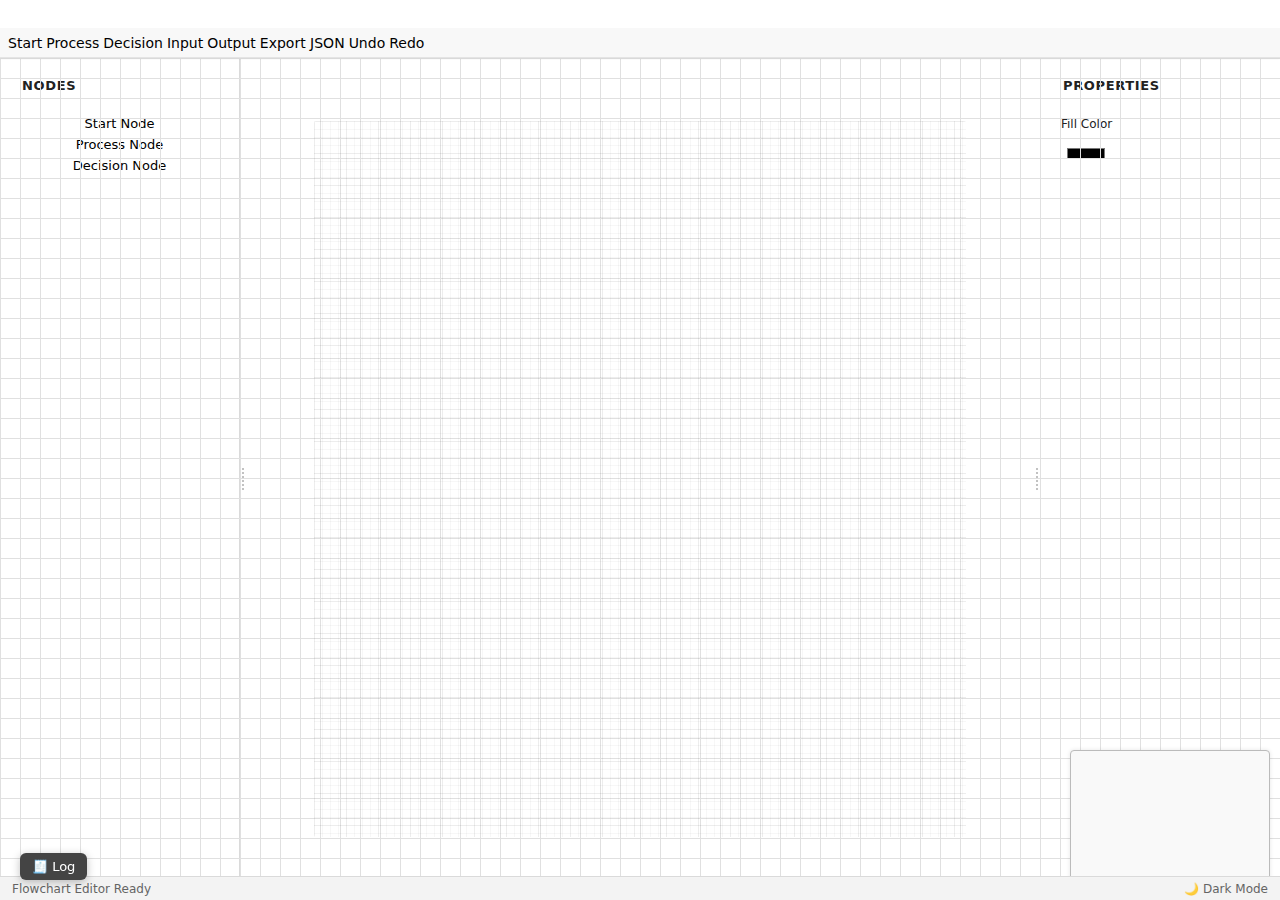
<file: index.html>
<!DOCTYPE html>
<html lang="en">
<head>
  <meta charset="UTF-8" />
  <title>Flowchart Editor</title>
  <link rel="stylesheet" href="src/styles/theme.css" />
  <link rel="stylesheet" href="src/styles/animations.css" />
  <link rel="stylesheet" href="src/styles/main.css" />
  <link rel="stylesheet" href="src/styles/layout.css" />
  <link rel="stylesheet" href="src/styles/toolbar.css" />
  <link rel="stylesheet" href="src/styles/statusbar.css" />
  <link rel="stylesheet" href="src/styles/nodes.css" />
  <link rel="stylesheet" href="src/styles/edges.css" />
  <link rel="stylesheet" href="src/styles/panels.css" />
  <link rel="stylesheet" href="src/styles/menu.css" />

</head>
<body>
  <!-- Menu Bar -->
  <div id="menubar">
  </div>

  <!-- Toolbar -->
  <div id="toolbar">
    <button data-type="start">Start</button>
    <button data-type="process">Process</button>
    <button data-type="decision">Decision</button>
    <button data-type="input">Input</button>
    <button data-type="output">Output</button>
    <button id="exportBtn">Export JSON</button>
  </div>

  <!-- Main Layout -->
  <div id="editor-container">
    <!-- Left Panel -->
    <div id="left-panel" class="panel">
      <div class="panel-header">Nodes</div>
      <div class="panel-content">
        <button data-type="start">Start Node</button>
        <button data-type="process">Process Node</button>
        <button data-type="decision">Decision Node</button>
      </div>
    </div>
  
    <!-- Left Toggle Bar -->
    <div id="left-toggle" class="panel-toggle-bar" data-target="left-panel"></div>
  
    <!-- Main Editor -->
    <div id="editor-main">
      <svg id="flowchart">
        <defs>
          <marker id="arrowhead" markerWidth="10" markerHeight="7" refX="10" refY="3.5" orient="auto">
            <polygon points="0 0, 10 3.5, 0 7" fill="#333" />
          </marker>
        </defs>
        <g id="viewport"></g>
        <g id="guides"></g>
        <g id="distance-hints"></g>
      </svg>
    </div>
  
    <!-- Right Toggle Bar -->
    <div id="right-toggle" class="panel-toggle-bar" data-target="right-panel"></div>
  
    <!-- Right Panel -->
    <div id="right-panel" class="panel">
      <div class="panel-header">Properties</div>
      <div class="panel-content">
        <label>Fill Color</label>
        <input type="color" id="nodeColorPicker" />
      </div>
    </div>
  </div>
  <!-- Status Bar -->
  <div id="statusbar">
    <span>Flowchart Editor Ready</span>
    <span id="status-theme">🌙 Dark Mode</span>
  </div>


  <script type="module" src="src/main.js"></script>
</body>
</html>
</file>
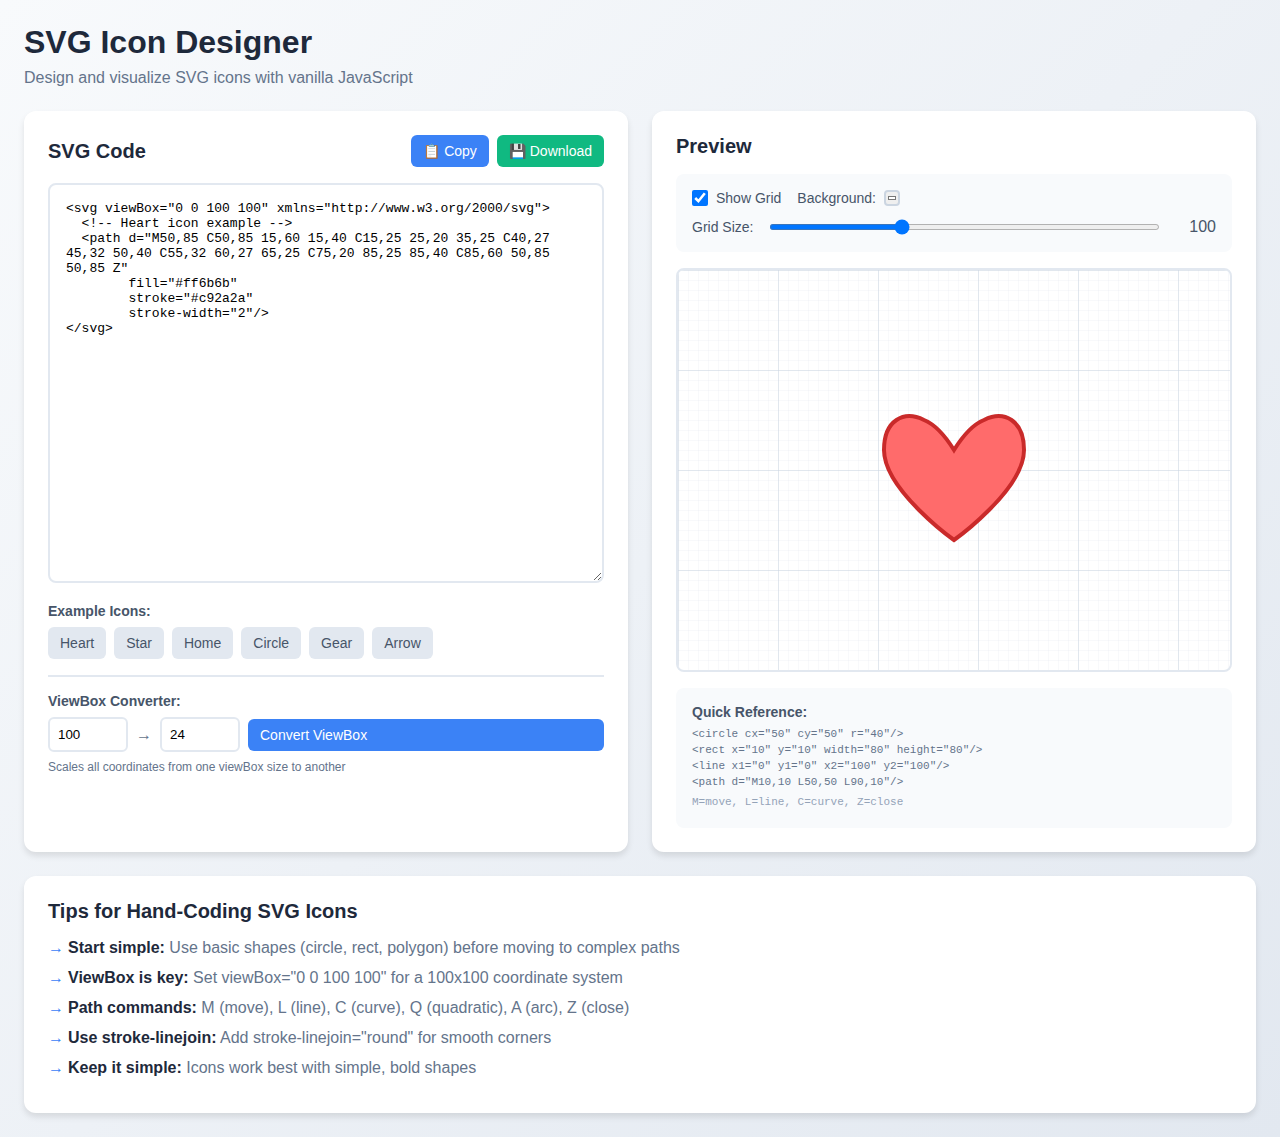
<file: svgIconDesign.html>
<!DOCTYPE html>
<html lang="en">

<head>
    <meta charset="UTF-8">
    <meta name="viewport" content="width=device-width, initial-scale=1.0">
    <title>SVG Icon Designer</title>
    <style>
        * {
            margin: 0;
            padding: 0;
            box-sizing: border-box;
        }

        body {
            font-family: -apple-system, BlinkMacSystemFont, 'Segoe UI', Roboto, sans-serif;
            background: linear-gradient(135deg, #f8fafc 0%, #e2e8f0 100%);
            min-height: 100vh;
            padding: 24px;
        }

        .container {
            max-width: 1400px;
            margin: 0 auto;
        }

        .header {
            margin-bottom: 24px;
        }

        .header h1 {
            font-size: 2rem;
            color: #1e293b;
            margin-bottom: 8px;
        }

        .header p {
            color: #64748b;
        }

        .grid {
            display: grid;
            grid-template-columns: 1fr 1fr;
            gap: 24px;
            margin-bottom: 24px;
        }

        @media (max-width: 1024px) {
            .grid {
                grid-template-columns: 1fr;
            }
        }

        .panel {
            background: white;
            border-radius: 12px;
            box-shadow: 0 4px 6px rgba(0, 0, 0, 0.1);
            padding: 24px;
        }

        .panel-header {
            display: flex;
            justify-content: space-between;
            align-items: center;
            margin-bottom: 16px;
        }

        .panel-header h2 {
            font-size: 1.25rem;
            color: #1e293b;
        }

        .btn-group {
            display: flex;
            gap: 8px;
        }

        .btn {
            padding: 8px 12px;
            border: none;
            border-radius: 6px;
            cursor: pointer;
            font-size: 14px;
            font-weight: 500;
            transition: all 0.2s;
            display: flex;
            align-items: center;
            gap: 4px;
        }

        .btn-primary {
            background: #3b82f6;
            color: white;
        }

        .btn-primary:hover {
            background: #2563eb;
        }

        .btn-success {
            background: #10b981;
            color: white;
        }

        .btn-success:hover {
            background: #059669;
        }

        .btn-secondary {
            background: #e2e8f0;
            color: #475569;
        }

        .btn-secondary:hover {
            background: #cbd5e1;
        }

        textarea {
            width: 100%;
            height: 400px;
            font-family: 'Courier New', monospace;
            font-size: 13px;
            padding: 16px;
            border: 2px solid #e2e8f0;
            border-radius: 8px;
            resize: vertical;
        }

        textarea:focus {
            outline: none;
            border-color: #3b82f6;
        }

        .examples {
            margin-top: 16px;
        }

        .examples h3 {
            font-size: 0.875rem;
            font-weight: 600;
            color: #475569;
            margin-bottom: 8px;
        }

        .example-buttons {
            display: flex;
            flex-wrap: wrap;
            gap: 8px;
        }

        .preview-controls {
            margin-bottom: 16px;
            padding: 16px;
            background: #f8fafc;
            border-radius: 8px;
        }

        .control-group {
            display: flex;
            align-items: center;
            gap: 16px;
            margin-bottom: 12px;
        }

        .control-group:last-child {
            margin-bottom: 0;
        }

        .checkbox-label {
            display: flex;
            align-items: center;
            gap: 8px;
            cursor: pointer;
        }

        .checkbox-label input {
            width: 16px;
            height: 16px;
            cursor: pointer;
        }

        .color-input {
            width: 32px;
            height: 32px;
            border: 2px solid #cbd5e1;
            border-radius: 4px;
            cursor: pointer;
        }

        .slider-group {
            display: flex;
            align-items: center;
            gap: 8px;
            flex: 1;
        }

        .slider {
            flex: 1;
            height: 6px;
            border-radius: 3px;
            background: #e2e8f0;
            outline: none;
        }

        .slider-value {
            min-width: 48px;
            text-align: right;
            font-weight: 500;
            color: #475569;
        }

        .preview-container {
            position: relative;
            border: 2px solid #e2e8f0;
            border-radius: 8px;
            overflow: hidden;
            min-height: 400px;
        }

        .preview-content {
            position: relative;
            padding: 32px;
            display: flex;
            align-items: center;
            justify-content: center;
            min-height: 400px;
        }

        .preview-svg {
            transition: all 0.3s;
        }

        .grid-svg {
            position: absolute;
            inset: 0;
            width: 100%;
            height: 100%;
            pointer-events: none;
        }

        .reference {
            margin-top: 16px;
            padding: 16px;
            background: #f8fafc;
            border-radius: 8px;
        }

        .reference h3 {
            font-size: 0.875rem;
            font-weight: 600;
            color: #475569;
            margin-bottom: 8px;
        }

        .reference code {
            display: block;
            font-family: 'Courier New', monospace;
            font-size: 11px;
            color: #64748b;
            margin-bottom: 4px;
        }

        .tips {
            background: white;
            border-radius: 12px;
            box-shadow: 0 4px 6px rgba(0, 0, 0, 0.1);
            padding: 24px;
        }

        .tips h2 {
            font-size: 1.25rem;
            color: #1e293b;
            margin-bottom: 16px;
        }

        .tips ul {
            list-style: none;
        }

        .tips li {
            color: #64748b;
            margin-bottom: 12px;
            padding-left: 20px;
            position: relative;
        }

        .tips li:before {
            content: "→";
            position: absolute;
            left: 0;
            color: #3b82f6;
            font-weight: bold;
        }

        .tips strong {
            color: #1e293b;
        }

        label {
            font-size: 0.875rem;
            color: #475569;
        }
    </style>
</head>

<body>
    <div class="container">
        <div class="header">
            <h1>SVG Icon Designer</h1>
            <p>Design and visualize SVG icons with vanilla JavaScript</p>
        </div>

        <div class="grid">
            <!-- Editor Panel -->
            <div class="panel">
                <div class="panel-header">
                    <h2>SVG Code</h2>
                    <div class="btn-group">
                        <button class="btn btn-primary" onclick="copySvg()" title="Copy to clipboard">
                            📋 Copy
                        </button>
                        <button class="btn btn-success" onclick="downloadSvg()" title="Download SVG">
                            💾 Download
                        </button>
                    </div>
                </div>

                <textarea id="svgCode" spellcheck="false"></textarea>

                <div class="examples">
                    <h3>Example Icons:</h3>
                    <div class="example-buttons">
                        <button class="btn btn-secondary" onclick="loadExample('heart')">Heart</button>
                        <button class="btn btn-secondary" onclick="loadExample('star')">Star</button>
                        <button class="btn btn-secondary" onclick="loadExample('home')">Home</button>
                        <button class="btn btn-secondary" onclick="loadExample('circle')">Circle</button>
                        <button class="btn btn-secondary" onclick="loadExample('gear')">Gear</button>
                        <button class="btn btn-secondary" onclick="loadExample('arrow')">Arrow</button>
                    </div>
                </div>

                <div class="examples" style="margin-top: 16px; padding-top: 16px; border-top: 2px solid #e2e8f0;">
                    <h3>ViewBox Converter:</h3>
                    <div style="display: flex; gap: 8px; align-items: center; margin-top: 8px;">
                        <input type="number" id="fromSize" placeholder="From" value="100"
                            style="width: 80px; padding: 8px; border: 2px solid #e2e8f0; border-radius: 6px;">
                        <span style="color: #64748b;">→</span>
                        <input type="number" id="toSize" placeholder="To" value="24"
                            style="width: 80px; padding: 8px; border: 2px solid #e2e8f0; border-radius: 6px;">
                        <button class="btn btn-primary" onclick="convertViewBox()" style="flex: 1;">Convert
                            ViewBox</button>
                    </div>
                    <p style="font-size: 0.75rem; color: #64748b; margin-top: 8px;">Scales all coordinates from one
                        viewBox size to another</p>
                </div>
            </div>

            <!-- Preview Panel -->
            <div class="panel">
                <div class="panel-header">
                    <h2>Preview</h2>
                </div>

                <div class="preview-controls">
                    <div class="control-group">
                        <label class="checkbox-label">
                            <input type="checkbox" id="showGrid" checked onchange="updatePreview()">
                            <span>Show Grid</span>
                        </label>

                        <label class="checkbox-label">
                            <span>Background:</span>
                            <input type="color" id="bgColor" value="#ffffff" class="color-input"
                                onchange="updatePreview()">
                        </label>
                    </div>

                    <div class="control-group">
                        <label>Grid Size:</label>
                        <div class="slider-group">
                            <input type="range" id="gridSize" min="50" max="200" value="100" class="slider"
                                oninput="updatePreview()">
                            <span class="slider-value" id="gridSizeValue">100</span>
                        </div>
                    </div>
                </div>

                <div class="preview-container" id="previewContainer">
                    <svg class="grid-svg" id="gridSvg"></svg>
                    <div class="preview-content">
                        <div class="preview-svg" id="previewSvg"></div>
                    </div>
                </div>

                <div class="reference">
                    <h3>Quick Reference:</h3>
                    <code>&lt;circle cx="50" cy="50" r="40"/&gt;</code>
                    <code>&lt;rect x="10" y="10" width="80" height="80"/&gt;</code>
                    <code>&lt;line x1="0" y1="0" x2="100" y2="100"/&gt;</code>
                    <code>&lt;path d="M10,10 L50,50 L90,10"/&gt;</code>
                    <code style="color: #94a3b8; margin-top: 8px;">M=move, L=line, C=curve, Z=close</code>
                </div>
            </div>
        </div>

        <div class="tips">
            <h2>Tips for Hand-Coding SVG Icons</h2>
            <ul>
                <li><strong>Start simple:</strong> Use basic shapes (circle, rect, polygon) before moving to complex
                    paths</li>
                <li><strong>ViewBox is key:</strong> Set viewBox="0 0 100 100" for a 100x100 coordinate system</li>
                <li><strong>Path commands:</strong> M (move), L (line), C (curve), Q (quadratic), A (arc), Z (close)
                </li>
                <li><strong>Use stroke-linejoin:</strong> Add stroke-linejoin="round" for smooth corners</li>
                <li><strong>Keep it simple:</strong> Icons work best with simple, bold shapes</li>
            </ul>
        </div>
    </div>

    <script>
        const examples = {
            heart: `<svg viewBox="0 0 100 100" xmlns="http://www.w3.org/2000/svg">
  <!-- Heart icon example -->
  <path d="M50,85 C50,85 15,60 15,40 C15,25 25,20 35,25 C40,27 45,32 50,40 C55,32 60,27 65,25 C75,20 85,25 85,40 C85,60 50,85 50,85 Z" 
        fill="#ff6b6b" 
        stroke="#c92a2a" 
        stroke-width="2"/>
</svg>`,
            star: `<svg viewBox="0 0 100 100" xmlns="http://www.w3.org/2000/svg">
  <polygon points="50,10 61,35 88,35 66,52 73,77 50,61 27,77 34,52 12,35 39,35" 
           fill="#ffd43b" stroke="#fab005" stroke-width="2"/>
</svg>`,
            home: `<svg viewBox="0 0 100 100" xmlns="http://www.w3.org/2000/svg">
  <path d="M10,50 L50,15 L90,50 L90,85 L60,85 L60,60 L40,60 L40,85 L10,85 Z" 
        fill="#4dabf7" stroke="#1971c2" stroke-width="2"/>
  <rect x="65" y="30" width="15" height="15" fill="#1971c2"/>
</svg>`,
            circle: `<svg viewBox="0 0 100 100" xmlns="http://www.w3.org/2000/svg">
  <circle cx="50" cy="50" r="35" fill="#51cf66" stroke="#2f9e44" stroke-width="3"/>
  <circle cx="50" cy="50" r="20" fill="#2f9e44"/>
</svg>`,
            gear: `<svg viewBox="0 0 100 100" xmlns="http://www.w3.org/2000/svg">
  <path d="M50,20 L55,35 L70,35 L58,45 L63,60 L50,50 L37,60 L42,45 L30,35 L45,35 Z" 
        fill="#868e96" stroke="#495057" stroke-width="2"/>
  <circle cx="50" cy="50" r="15" fill="#868e96" stroke="#495057" stroke-width="2"/>
  <circle cx="50" cy="50" r="8" fill="#ffffff"/>
</svg>`,
            arrow: `<svg viewBox="0 0 100 100" xmlns="http://www.w3.org/2000/svg">
  <path d="M20,50 L70,50 L70,30 L90,50 L70,70 L70,50" 
        fill="#9775fa" stroke="#7048e8" stroke-width="2" stroke-linejoin="round"/>
</svg>`
        };

        // Initialize
        document.getElementById('svgCode').value = examples.heart;
        updatePreview();

        // Event listener for textarea
        document.getElementById('svgCode').addEventListener('input', updatePreview);

        function updatePreview() {
            const svgCode = document.getElementById('svgCode').value;
            const showGrid = document.getElementById('showGrid').checked;
            const bgColor = document.getElementById('bgColor').value;
            const gridSize = parseInt(document.getElementById('gridSize').value);

            // Update grid size display
            document.getElementById('gridSizeValue').textContent = gridSize;

            // Update background color
            document.getElementById('previewContainer').style.backgroundColor = bgColor;

            // Update preview SVG
            const previewSvg = document.getElementById('previewSvg');
            previewSvg.innerHTML = svgCode;
            previewSvg.style.width = (gridSize * 2) + 'px';
            previewSvg.style.height = (gridSize * 2) + 'px';

            // Update grid
            const gridSvg = document.getElementById('gridSvg');
            if (showGrid) {
                gridSvg.style.display = 'block';
                const smallGrid = gridSize / 10;
                const gridHtml = '<defs>' +
                    '<pattern id="grid" width="' + smallGrid + '" height="' + smallGrid + '" patternUnits="userSpaceOnUse">' +
                    '<path d="M ' + smallGrid + ' 0 L 0 0 0 ' + smallGrid + '" fill="none" stroke="#e2e8f0" stroke-width="0.5"/>' +
                    '</pattern>' +
                    '<pattern id="gridMajor" width="' + gridSize + '" height="' + gridSize + '" patternUnits="userSpaceOnUse">' +
                    '<rect width="' + gridSize + '" height="' + gridSize + '" fill="url(#grid)"/>' +
                    '<path d="M ' + gridSize + ' 0 L 0 0 0 ' + gridSize + '" fill="none" stroke="#cbd5e1" stroke-width="1"/>' +
                    '</pattern>' +
                    '</defs>' +
                    '<rect width="100%" height="100%" fill="url(#gridMajor)" />';
                gridSvg.innerHTML = gridHtml;
            } else {
                gridSvg.style.display = 'none';
            }
        }

        function loadExample(key) {
            document.getElementById('svgCode').value = examples[key];
            updatePreview();
        }

        function copySvg() {
            const svgCode = document.getElementById('svgCode').value;
            navigator.clipboard.writeText(svgCode).then(() => {
                alert('SVG code copied to clipboard!');
            });
        }

        function downloadSvg() {
            const svgCode = document.getElementById('svgCode').value;
            const blob = new Blob([svgCode], { type: 'image/svg+xml' });
            const url = URL.createObjectURL(blob);
            const a = document.createElement('a');
            a.href = url;
            a.download = 'icon.svg';
            a.click();
            URL.revokeObjectURL(url);
        }

        function convertViewBox() {
            const fromSize = parseFloat(document.getElementById('fromSize').value);
            const toSize = parseFloat(document.getElementById('toSize').value);

            if (!fromSize || !toSize || fromSize <= 0 || toSize <= 0) {
                alert('Please enter valid sizes');
                return;
            }

            const scale = toSize / fromSize;
            let svgCode = document.getElementById('svgCode').value;

            // Function to scale a number and format it nicely
            function scaleNum(num) {
                const scaled = parseFloat(num) * scale;
                const rounded = Math.round(scaled * 100) / 100;
                return rounded.toString().replace(/\.0+$/, '');
            }

            // Convert viewBox attribute
            svgCode = svgCode.replace(
                /viewBox="[^"]*"/g,
                'viewBox="0 0 ' + toSize + ' ' + toSize + '"'
            );

            // Scale all numeric values in common attributes (one at a time)
            svgCode = svgCode.replace(/cx="([^"]*)"/g, function (m, n) { return 'cx="' + scaleNum(n) + '"'; });
            svgCode = svgCode.replace(/cy="([^"]*)"/g, function (m, n) { return 'cy="' + scaleNum(n) + '"'; });
            svgCode = svgCode.replace(/r="([^"]*)"/g, function (m, n) { return 'r="' + scaleNum(n) + '"'; });
            svgCode = svgCode.replace(/rx="([^"]*)"/g, function (m, n) { return 'rx="' + scaleNum(n) + '"'; });
            svgCode = svgCode.replace(/ry="([^"]*)"/g, function (m, n) { return 'ry="' + scaleNum(n) + '"'; });

            // Scale x, y, width, height (be careful with attribute names)
            svgCode = svgCode.replace(/\sx="([^"]*)"/g, function (m, n) { return ' x="' + scaleNum(n) + '"'; });
            svgCode = svgCode.replace(/\sy="([^"]*)"/g, function (m, n) { return ' y="' + scaleNum(n) + '"'; });
            svgCode = svgCode.replace(/x1="([^"]*)"/g, function (m, n) { return 'x1="' + scaleNum(n) + '"'; });
            svgCode = svgCode.replace(/y1="([^"]*)"/g, function (m, n) { return 'y1="' + scaleNum(n) + '"'; });
            svgCode = svgCode.replace(/x2="([^"]*)"/g, function (m, n) { return 'x2="' + scaleNum(n) + '"'; });
            svgCode = svgCode.replace(/y2="([^"]*)"/g, function (m, n) { return 'y2="' + scaleNum(n) + '"'; });
            svgCode = svgCode.replace(/width="([^"]*)"/g, function (m, n) { return 'width="' + scaleNum(n) + '"'; });
            svgCode = svgCode.replace(/height="([^"]*)"/g, function (m, n) { return 'height="' + scaleNum(n) + '"'; });
            svgCode = svgCode.replace(/stroke-width="([^"]*)"/g, function (m, n) { return 'stroke-width="' + scaleNum(n) + '"'; });

            // Scale path data (d attribute) - all numbers
            svgCode = svgCode.replace(/d="([^"]*)"/g, function (match, pathData) {
                const scaledPath = pathData.replace(/-?\d+\.?\d*/g, function (num) {
                    return scaleNum(num);
                });
                return 'd="' + scaledPath + '"';
            });

            // Scale points attribute (for polygons and polylines)
            svgCode = svgCode.replace(/points="([^"]*)"/g, function (match, points) {
                const scaledPoints = points.replace(/-?\d+\.?\d*/g, function (num) {
                    return scaleNum(num);
                });
                return 'points="' + scaledPoints + '"';
            });

            document.getElementById('svgCode').value = svgCode;
            updatePreview();
            alert('Converted from ' + fromSize + 'x' + fromSize + ' to ' + toSize + 'x' + toSize + '!');
        }
    </script>
</body>

</html>
</file>
<file: src/styles/theme.css>
/* ===========================================
🎨 THEME SYSTEM — Flowchart Editor
=========================================== */

:root {
  --font-ui: "Segoe UI", system-ui, sans-serif;
  --splitter-hover: #52a5f6;
  --grip-dot: #999;
  --grip-dot-hover: #ccc;
  --grip-line-hover: #52a5f6;
  --grid-line-fine: rgba(0, 0, 0, 0.03);
  --grid-line-main: rgba(0, 0, 0, 0.04);
  --grid-fine-size: 8px;
  --grid-main-size: 32px;
}

/* -----------------------------
🌤️ Light Theme
----------------------------- */
body.light {
  --bg-workbench: #f8f8f8;
  --bg-editor: #ffffff;
  --bg-panel: #f2f2f2;
  --bg-statusbar: #f3f3f3;
  --border-splitter: #dadada;
  --grid-line: #e5e5e5;
  --text-subtle: #444;
  --line-dark: #ccc;
  --canvas-shadow: 0 2px 8px rgba(0, 0, 0, 0.08);
  background: var(--bg-workbench);
  color: var(--text-subtle);
}

/* -----------------------------
🌙 Dark Theme
----------------------------- */
body.dark {
  --bg-workbench: #1e1e1e;
  --bg-editor: #252526;
  --bg-panel: #2d2d2d;
  --bg-statusbar: #252526;
  --border-splitter: #333;
  --grid-line: #3a3a3a;
  --text-subtle: #ccc;
  --line-dark: #333;
  --grip-dot: #777;
  --grip-dot-hover: #aaa;
  --canvas-shadow: 0 2px 8px rgba(0, 0, 0, 0.3);
  background: var(--bg-workbench);
  color: var(--text-subtle);
}

/* Smooth transition */
body {
  font-family: var(--font-ui);
  transition: background-color 0.3s ease, color 0.3s ease;
}
</file>
<file: src/styles/animations.css>
@keyframes fadeIn {
  from {
    opacity: 0;
  }
  to {
    opacity: 1;
  }
}

@keyframes slideDown {
  from {
    transform: translateY(-10px);
    opacity: 0;
  }
  to {
    transform: translateY(0);
    opacity: 1;
  }
}

@keyframes slideUp {
  from {
    transform: translateY(10px);
    opacity: 0;
  }
  to {
    transform: translateY(0);
    opacity: 1;
  }
}

@keyframes pulse {
  0%,
  100% {
    opacity: 1;
  }
  50% {
    opacity: 0.5;
  }
}

@keyframes spin {
  from {
    transform: rotate(0deg);
  }
  to {
    transform: rotate(360deg);
  }
}

.fade-in {
  animation: fadeIn var(--transition-base);
}

.slide-down {
  animation: slideDown var(--transition-base);
}

.slide-up {
  animation: slideUp var(--transition-base);
}

.pulse {
  animation: pulse 1.5s ease-in-out infinite;
}

.spin {
  animation: spin 1s linear infinite;
}

/* Transition utilities */
.transition-all {
  transition: all var(--transition-base);
}

.transition-transform {
  transition: transform var(--transition-base);
}

.transition-opacity {
  transition: opacity var(--transition-base);
}
</file>
<file: src/styles/layout.css>
/* ========================================
🪟 Panels + Editor Layout
======================================== */

body {
  display: flex;
  flex-direction: column;
  height: 100vh;
  background: var(--bg-workbench);
  font-family: var(--font-ui);
}

/* ===============================
📐 VS Code-style Grid Layout
=============================== */
#editor-container {
  display: grid;
  grid-template-columns: 240px 6px 1fr 6px 240px;
  grid-template-rows: 1fr;
  height: calc(100vh - 60px);
  background: var(--bg-workbench);
  transition: grid-template-columns 0.35s cubic-bezier(0.25, 0.1, 0.25, 1),
    background 0.3s ease;
}

/* Collapsing behavior */
#editor-container.left-collapsed {
  grid-template-columns: 0px 6px 1fr 6px 240px;
}

#editor-container.right-collapsed {
  grid-template-columns: 240px 6px 1fr 6px 0px;
}

#editor-container.both-collapsed {
  grid-template-columns: 0px 6px 1fr 6px 0px;
}

/* ===============================
🎨 Panels (Left + Right)
=============================== */
.panel {
  background: var(--bg-panel, #f2f2f2);
  color: var(--text-main, #222);
  overflow: hidden;
  display: flex;
  flex-direction: column;
  transition: background 0.3s ease, width 0.3s ease;
}

#left-panel {
  border-right: 1px solid var(--border-splitter, #dadada);
}

#right-panel {
  border-left: 1px solid var(--border-splitter, #dadada);
}

/* Header (title area of panels) */
.panel-header {
  padding: 8px 12px;
  font-size: 13px;
  text-transform: uppercase;
  letter-spacing: 0.05em;
  color: var(--text-subtle, #777);
  border-bottom: 1px solid var(--border-splitter, #dadada);
  background: rgba(255, 255, 255, 0.6);
  font-weight: 500;
}

/* Panel inner content */
.panel-content {
  flex: 1;
  overflow-y: auto;
  padding: 10px;
  font-size: 13px;
  line-height: 1.4;
}

/* ===============================
🎨 Editor Area (Main Canvas)
=============================== */
#editor-main {
  position: relative;
  display: flex;
  justify-content: center;
  align-items: center;
  padding: 32px 40px;
  background: var(--bg-workbench);
  box-sizing: border-box;
  transition: all 0.35s cubic-bezier(0.25, 0.1, 0.25, 1);
}
#editor-main::after {
  content: "";
  position: absolute;
  inset: 0;
  pointer-events: none;
  background: radial-gradient(
    circle at center,
    transparent 60%,
    var(--bg-workbench) 100%
  );
  opacity: 0.4;
}

/* SVG grid canvas */
#flowchart {
  width: 92%;
  height: 92%;
  border-radius: 2px;
  border: 1px solid var(--border-splitter);
  box-shadow: var(--canvas-shadow);
  --fine-opacity: 1;
  --main-opacity: 1;
  background-color: var(--bg-editor);

  background-image: linear-gradient(
      to right,
      rgba(0, 0, 0, calc(var(--fine-opacity) * 0.03)) 1px,
      transparent 1px
    ),
    linear-gradient(
      to bottom,
      rgba(0, 0, 0, calc(var(--fine-opacity) * 0.03)) 1px,
      transparent 1px
    ),
    linear-gradient(
      to right,
      rgba(0, 0, 0, calc(var(--main-opacity) * 0.04)) 1px,
      transparent 1px
    ),
    linear-gradient(
      to bottom,
      rgba(0, 0, 0, calc(var(--main-opacity) * 0.04)) 1px,
      transparent 1px
    );

  background-size: var(--grid-fine-size) var(--grid-fine-size),
    var(--grid-fine-size) var(--grid-fine-size),
    var(--grid-main-size) var(--grid-main-size),
    var(--grid-main-size) var(--grid-main-size);

  background-position: 0 0, 0 0, 0 0, 0 0;
  background-repeat: repeat;
  box-shadow: 0 2px 8px rgba(0, 0, 0, 0.08), 0 0 0 10px var(--bg-workbench);
}
</file>
<file: src/styles/toolbar.css>
/* ====================================== */
/* 🧭 Toolbar — Draw.io / VSCode Hybrid */
/* ====================================== */

#toolbar {
  display: flex;
  align-items: center;
  gap: 4px;
  padding: 3px 8px;
  height: 30px; /* 🔹 draw.io style height */
  background: var(--bg-toolbar, #f8f8f8);
  border-bottom: 1px solid rgba(0, 0, 0, 0.08);
  box-shadow: 0 1px 2px rgba(0, 0, 0, 0.05);
  user-select: none;
  position: relative;
  z-index: 10;
}

.toolbar-btn {
  display: flex;
  align-items: center;
  justify-content: center;
  width: 28px;
  height: 28px;
  border: none;
  background: transparent;
  border-radius: 4px;
  transition: background 0.15s ease;
  cursor: pointer;
}

.toolbar-btn .icon {
  width: 16px;
  height: 16px;
  stroke: var(--toolbar-icon-default, #555);
  transition: fill 0.15s ease;
}

.toolbar-btn:hover {
  background: rgba(0, 120, 215, 0.1);
}

.toolbar-btn:hover .icon {
  stroke: var(--toolbar-icon-hover, #0078d7);
}

.toolbar-separator {
  width: 1px;
  height: 18px;
  background: #ccc;
  opacity: 0.5;
  margin: 0 3px;
}
</file>
<file: src/styles/statusbar.css>
/* ========================================
📊 Status Bar (bottom)
======================================== */
#statusbar {
    position: fixed;
    bottom: 0;
    left: 0;
    right: 0;
    height: 24px;
    background: var(--bg-status);
    color: white;
    font-family: var(--font-ui);
    font-size: 12px;
    display: flex;
    align-items: center;
    justify-content: space-between;
    padding: 0 12px;
    box-shadow: inset 0 1px rgba(255, 255, 255, 0.1);
    z-index: 100;
}

#statusbar span {
    opacity: 0.9;
}

/* ===============================
🎚️ Status Bar
=============================== */
#statusbar {
    background: var(--bg-statusbar, #f3f3f3);
    border-top: 1px solid var(--border-splitter, #dadada);
    color: var(--text-subtle, #555);
}

body.dark #statusbar {
    background: var(--bg-statusbar-dark, #252526);
    color: #ccc;
    border-top: 1px solid #333;
}
</file>
<file: src/styles/nodes.css>
/* =======================================================
🧩 Nodes
======================================================= */
.node { cursor: move; transition: transform 0.1s ease-out; }

.node rect {
  stroke: #333;
  stroke-width: 1.5;
  rx: 8;
  ry: 8;
  cursor: grab;
  transition: all 0.12s ease-out;
}

.node:hover rect {
  stroke: var(--accent-blue);
}

.node text {
  pointer-events: none;
  font-size: 12px;
  dominant-baseline: middle;
  text-anchor: middle;
}

/* Ports */
.port {
  fill: #333;
  stroke: #000;
  stroke-width: 1;
  cursor: crosshair;
  opacity: 0;
  transition: opacity 0.2s;
}
.node:hover .port { opacity: 1; }

/* Selected Node */
.node-rect.selected,
.node-rect.multi-selected {
  stroke: var(--accent-orange);
  stroke-width: 2.5;
}

/* Selection box */
.selection-rect,
.select-box {
  fill: rgba(0, 128, 255, 0.18);
  stroke: var(--accent-blue);
  stroke-width: 1.5;
  stroke-dasharray: 4 2;
  pointer-events: none;
}
</file>
<file: src/styles/edges.css>
/* =======================================================
🧵 Edges and Guides
======================================================= */
.edge {
  stroke: var(--edge-stroke);
  stroke-width: 2;
  fill: none;
  pointer-events: stroke;
  transition: stroke 0.15s ease, stroke-width 0.15s ease;
}
.edge:hover {
  stroke: var(--accent-blue);
  stroke-width: 3;
}
.edge.selected {
  stroke: var(--accent-orange);
  stroke-width: 3;
  filter: drop-shadow(0 0 4px rgba(255, 136, 0, 0.6));
}

/* Edge Tooltip */
.edge-tooltip {
  position: fixed;
  background: rgba(0, 0, 0, 0.8);
  color: #fff;
  font-family: monospace;
  font-size: 12px;
  padding: 4px 8px;
  border-radius: 4px;
  pointer-events: none;
  opacity: 0;
  z-index: 10000;
  transition: opacity 0.15s ease;
}

/* Alignment Guides */
.guide-line {
  stroke: #00aaff;
  stroke-width: 1.5;
  stroke-dasharray: 4 2;
  opacity: 0;
  transition: opacity 0.15s ease;
}
.guide-line.visible { opacity: 1; }

/* Distance labels */
.distance-label {
  fill: #007bff;
  font-size: 12px;
  pointer-events: none;
  opacity: 0;
  transition: opacity 0.2s ease;
}
.distance-label.visible { opacity: 1; }
.distance-line {
  stroke: #007bff;
  stroke-width: 1;
  stroke-dasharray: 2 2;
  opacity: 0.6;
}

/* Edge highlight when selected */
.edge.edge-highlight {
  stroke: #ff9800;
  stroke-width: 3;
  filter: drop-shadow(0 0 4px rgba(255, 165, 0, 0.8));
}
</file>
<file: src/styles/panels.css>
/* =======================================================
🪟 Panels (Left/Right/Bottom)
======================================================= */
.panel {
  background: var(--bg-panel);
  border: 1px solid var(--line-light);
  padding: 10px;
  overflow-y: auto;
  box-shadow: var(--shadow-soft);
  transition: all 0.3s ease;
  font-size: 13px;
}

.panel.collapsed {
  width: 0 !important;
  opacity: 0;
  padding: 0;
  overflow: hidden;
  border: none;
}

.panel-header {
  font-weight: 600;
  font-size: 13px;
  color: var(--text-muted);
  text-transform: uppercase;
  margin-bottom: 6px;
  border-bottom: 1px solid var(--line-light);
  padding-bottom: 4px;
}

.panel-content {
  display: flex;
  flex-direction: column;
  gap: 6px;
}

.panel-section {
  margin-bottom: 10px;
  padding-bottom: 6px;
  border-bottom: 1px dashed var(--line-light);
}

.panel input[type="color"],
.panel input[type="text"],
.panel select {
  padding: 4px;
  border: 1px solid var(--line-medium);
  border-radius: 4px;
  font-size: 12px;
  background: var(--bg-menu);
  color: var(--text-main);
}

.panel label {
  font-size: 12px;
  color: var(--text-muted);
  margin-bottom: 2px;
}

.panel-fade-in {
  animation: panelFadeIn 0.3s ease-out forwards;
}
@keyframes panelFadeIn {
  from { opacity: 0; transform: translateY(-4px); }
  to { opacity: 1; transform: translateY(0); }
}

.panel-toggle {
  font-size: 14px;
  width: 26px;
  height: 26px;
  line-height: 1;
  display: flex;
  align-items: center;
  justify-content: center;
  background: var(--bg-menu);
  border: 1px solid var(--line-medium);
  border-radius: 6px;
  color: var(--text-main);
  cursor: pointer;
  transition: all 0.2s ease;
}

.panel-toggle:hover {
  background: var(--accent-blue);
  color: white;
}

/* === Toggle Bars (between editor and panels) === */

.panel-toggle-bar {
  width: 6px;
  background: var(--bg-workbench);
  position: relative;
  cursor: ew-resize;
  transition: background 0.25s ease;
}

.panel-toggle-bar::after {
  content: "";
  position: absolute;
  top: 50%;
  left: 50%;
  transform: translate(-50%, -50%);
  width: 4px;
  height: 24px;
  background-image: radial-gradient(var(--grip-dot) 1px, transparent 1px);
  background-size: 4px 4px;
  opacity: 0.6;
  transition: opacity 0.2s ease, background-color 0.2s ease;
}

.panel-toggle-bar:hover {
  background: var(--bg-panel);
}

.panel-toggle-bar:hover::after {
  opacity: 1;
  background-image: radial-gradient(var(--grip-dot-hover) 1px, transparent 1px);
}

.panel-toggle-bar.hover-line::before {
  /* optional hover indicator */
  content: "";
  position: absolute;
  left: 0;
  top: 0;
  width: 100%;
  height: 100%;
  border-left: 2px solid var(--grip-line-hover);
  opacity: 0;
  transition: opacity 0.25s ease;
}

.panel-toggle-bar:hover.hover-line::before {
  opacity: 1;
}
</file>
<file: src/styles/menu.css>
/* ========================================
🧭 VS Code–like Horizontal Menu Bar
======================================== */
#menubar {
  display: flex;
  align-items: center;
  background: var(--bg-toolbar);
  border-bottom: 1px solid var(--line-slim);
  color: var(--text-main);
  user-select: none;
  height: 28px;
  line-height: 28px;
  font-size: 13px;
  padding: 0 8px;
  font-family: var(--font-ui);
  box-shadow: var(--canvas-shadow);
  z-index: 100;
}

.menu-item {
  position: relative;
  padding: 0 12px;
  cursor: default;
  height: 100%;
  display: flex;
  align-items: center;
}

.menu-item:hover {
  background: rgba(255, 255, 255, 0.08);
}

.menu-dropdown {
  display: none;
  position: absolute;
  top: 100%;
  left: 0;
  background: var(--bg-panel);
  border: 1px solid var(--line-slim);
  box-shadow: var(--canvas-shadow);
  min-width: 160px;
  flex-direction: column;
  font-size: 13px;
}

.menu-item.open>.menu-dropdown {
  display: flex;
}

.menu-dropdown div {
  padding: 6px 12px;
  cursor: pointer;
}

.menu-dropdown div:hover {
  background: var(--accent-blue);
  color: #fff;
}

.menu-separator {
  border-top: 1px solid var(--line-slim);
  margin: 4px 0;
}

/* Submenu (Theme) */
.submenu {
  position: relative;
  padding-right: 16px;
}

.submenu::after {
  content: "▶";
  position: absolute;
  right: 8px;
  opacity: 0.6;
}

.submenu-dropdown {
  display: none;
  position: absolute;
  top: 0;
  left: 100%;
  min-width: 140px;
  background: var(--bg-panel);
  border: 1px solid var(--line-slim);
  box-shadow: var(--canvas-shadow);
  z-index: 250;
}

.submenu:hover>.submenu-dropdown {
  display: flex;
  flex-direction: column;
}
</file>
<file: src/styles/main.css>
@import "./base/reset.css";
@import "./base/variables.css";
@import "./base/theme.css";

@import "./layout/app-layout.css";
@import "./layout/left-panel.css";
@import "./layout/right-panel.css";

@import "./components/nodes.css";
@import "./components/edges.css";
@import "./components/panels.css";
@import "./components/toolbar.css";
@import "./components/menu.css";
@import "./components/statusbar.css";

@import "./animations.css";
@import "./dialogs.css";
@import "./overlays.css";

/* Scrollbar styling */
::-webkit-scrollbar {
  width: 8px;
  height: 8px;
}

::-webkit-scrollbar-track {
  background: var(--surface);
}

::-webkit-scrollbar-thumb {
  background: var(--border-dark);
  border-radius: 4px;
}

::-webkit-scrollbar-thumb:hover {
  background: var(--text-secondary);
}

/* Selection */
::selection {
  background: var(--primary-light);
  color: white;
}

/* Focus visible */
*:focus-visible {
  outline: 2px solid var(--primary);
  outline-offset: 2px;
}

/* Loading states */
.loading {
  opacity: 0.6;
  pointer-events: none;
}

.loading::after {
  content: "";
  position: absolute;
  top: 50%;
  left: 50%;
  width: 24px;
  height: 24px;
  margin: -12px 0 0 -12px;
  border: 3px solid var(--border);
  border-top-color: var(--primary);
  border-radius: 50%;
  animation: spin 1s linear infinite;
}

/* Utility classes */
.hidden {
  display: none !important;
}

.invisible {
  visibility: hidden !important;
}

.disabled {
  opacity: 0.5;
  pointer-events: none;
}

.clickable {
  cursor: pointer;
}

.no-select {
  user-select: none;
}

/* Responsive */
@media (max-width: 1024px) {
  .left-palette,
  .right-inspector {
    width: 220px;
  }
}

@media (max-width: 768px) {
  .left-palette,
  .right-inspector {
    position: absolute;
    z-index: var(--z-panels);
    height: 100%;
  }

  .left-palette {
    transform: translateX(-100%);
  }

  .right-inspector {
    transform: translateX(100%);
  }

  .left-palette.open {
    transform: translateX(0);
  }

  .right-inspector.open {
    transform: translateX(0);
  }
}
</file>
